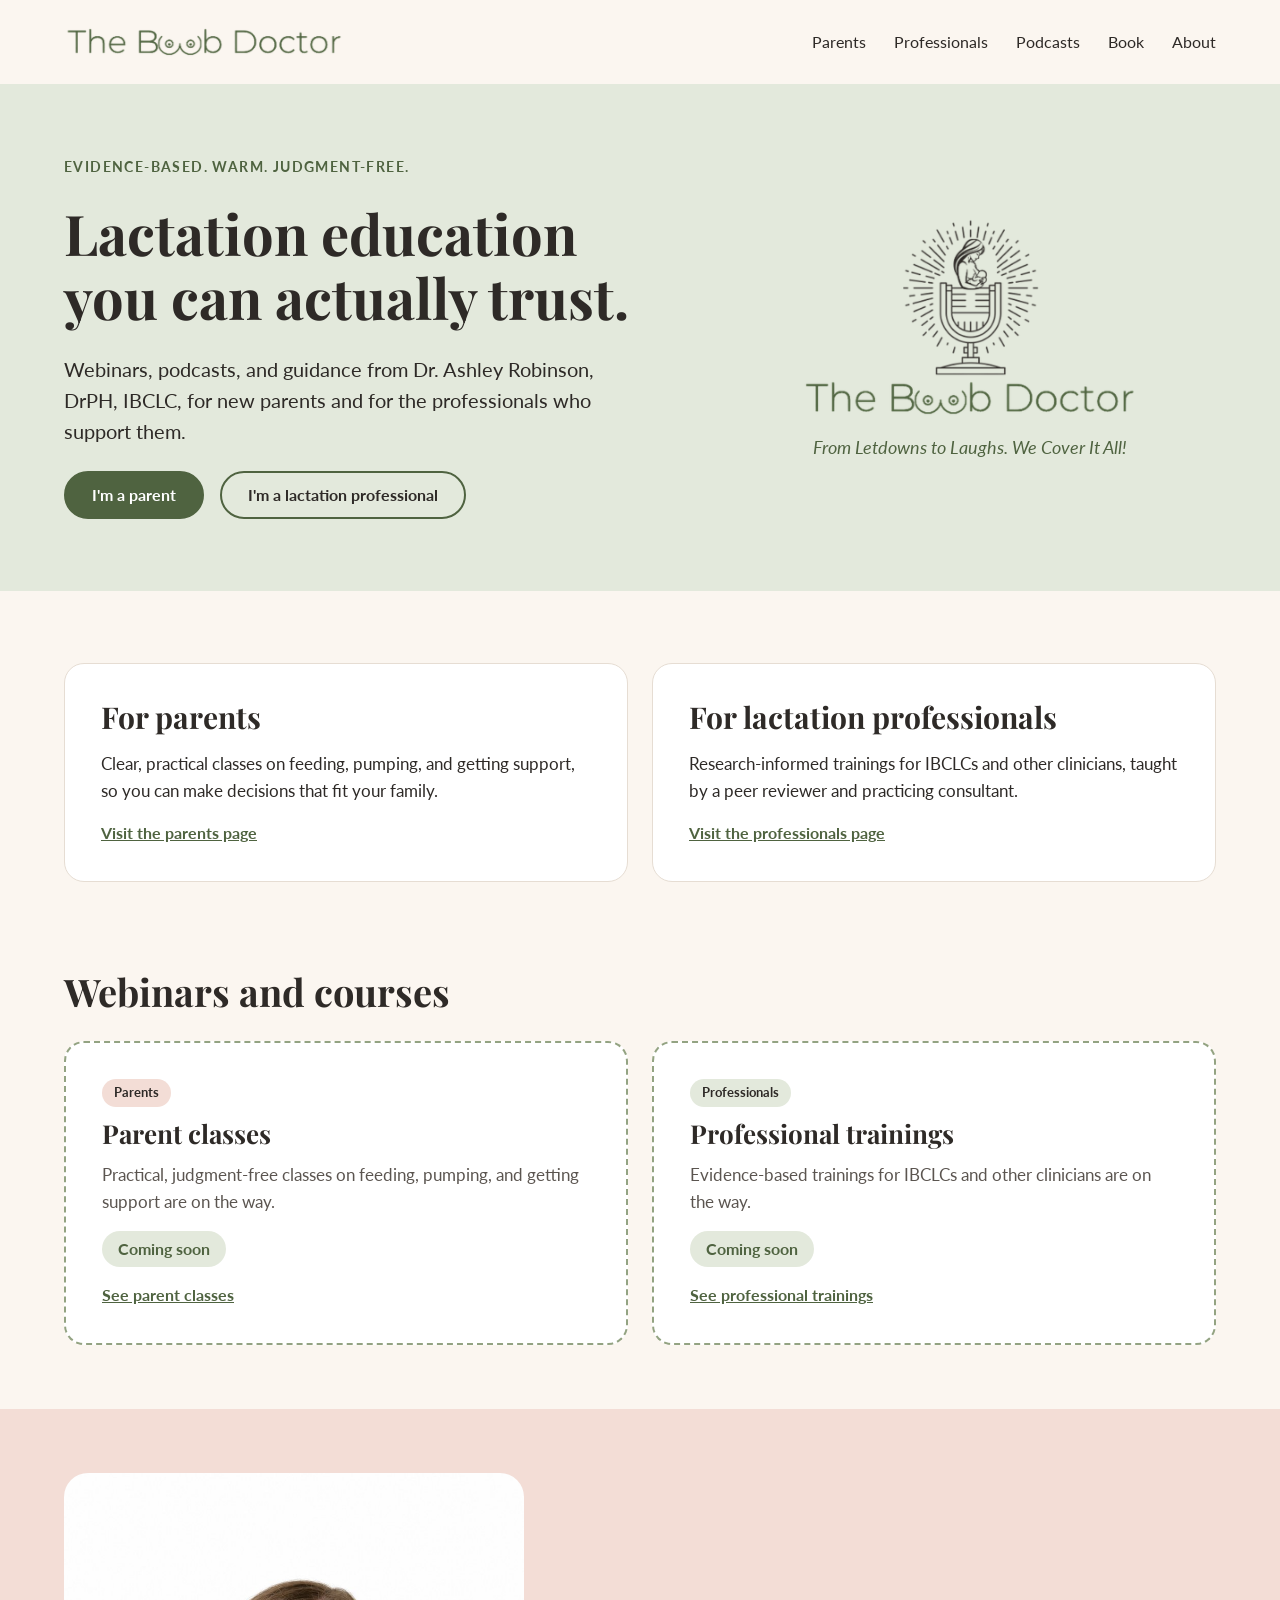
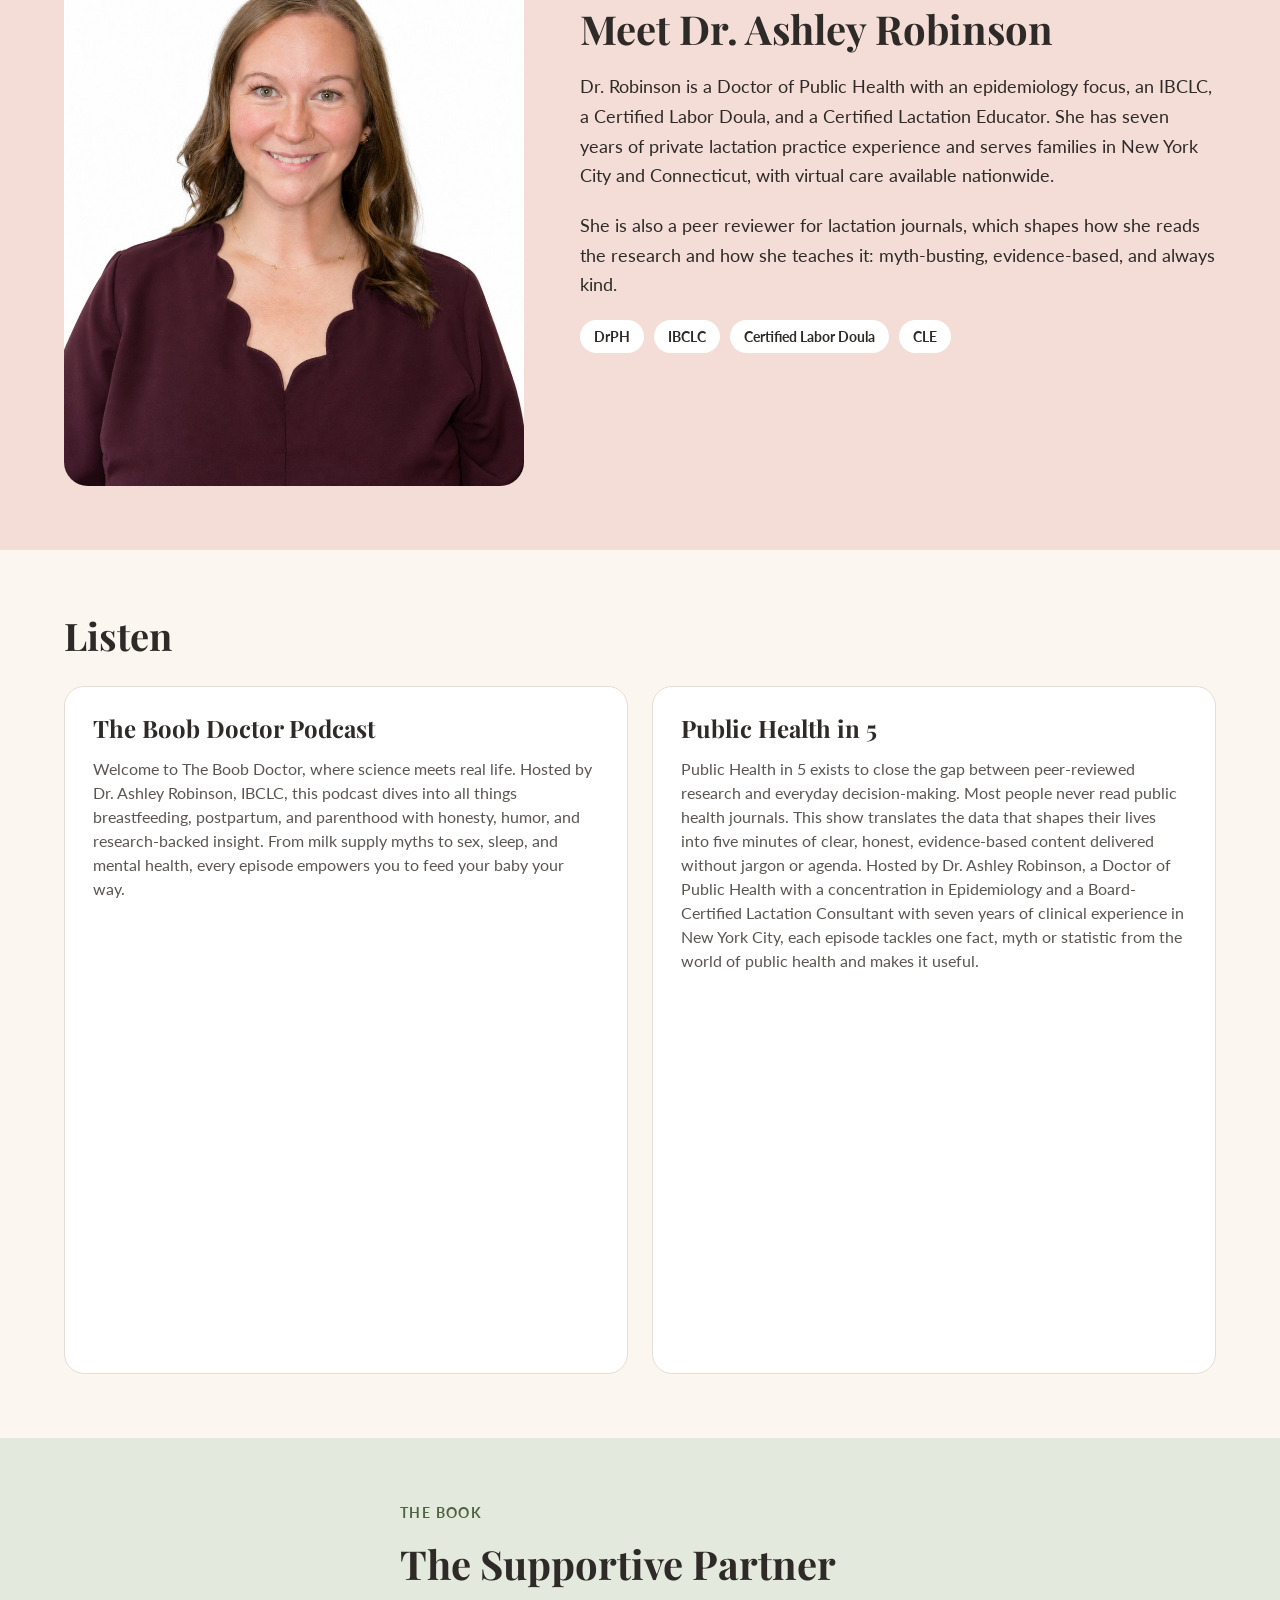
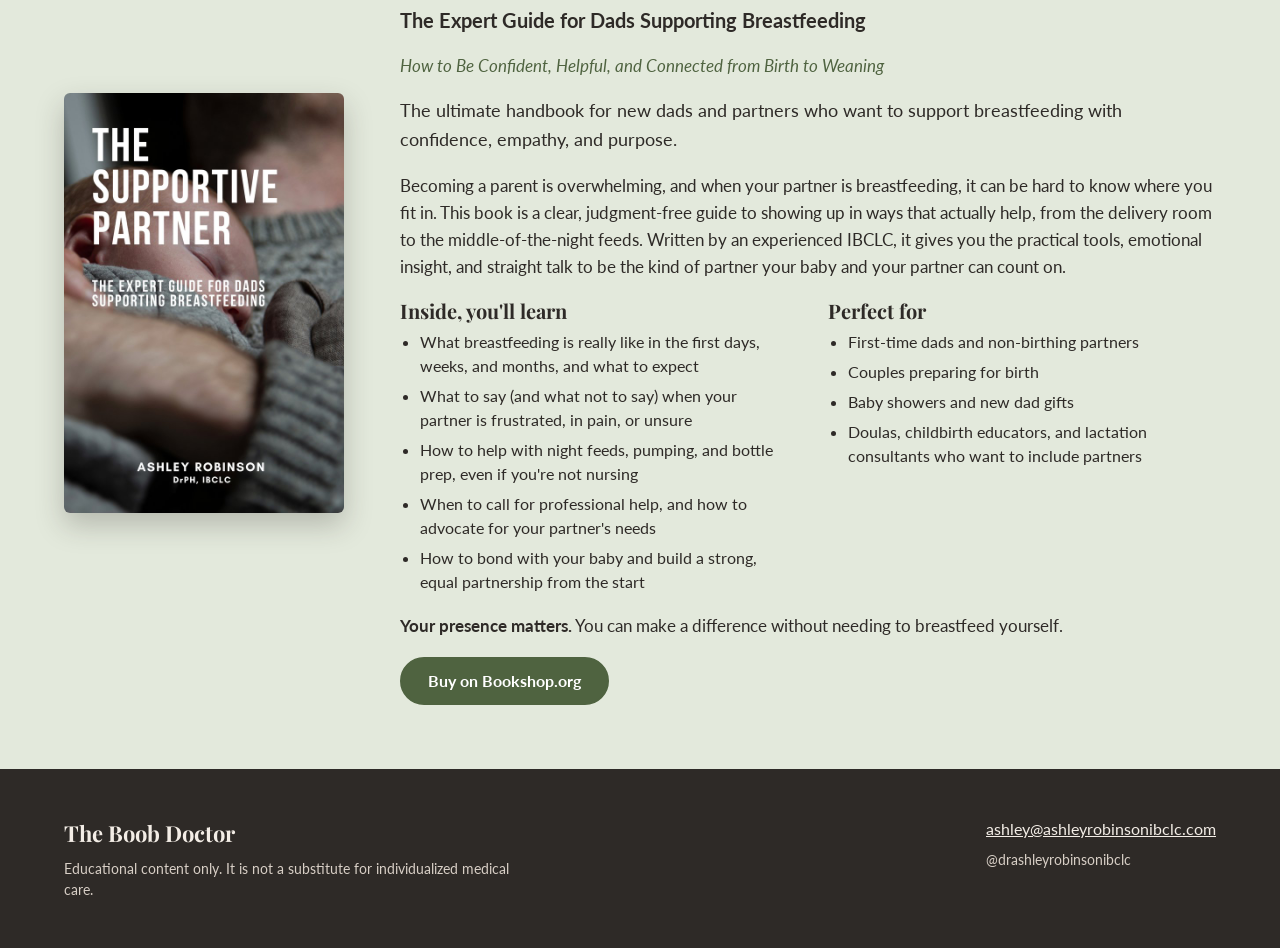
<file: index.html>
<!doctype html>
<html lang="en">
<head>
<meta charset="utf-8">
<meta name="viewport" content="width=device-width, initial-scale=1">
<title>The Boob Doctor | Lactation education for parents and professionals</title>
<meta name="description" content="Evidence-based lactation webinars, courses, podcasts, and support from Dr. Ashley Robinson, DrPH, IBCLC.">
<link rel="icon" type="image/png" href="images/favicon.png">
<link rel="apple-touch-icon" href="images/apple-touch-icon.png">
<link rel="preconnect" href="https://fonts.googleapis.com">
<link rel="preconnect" href="https://fonts.gstatic.com" crossorigin>
<link href="https://fonts.googleapis.com/css2?family=Lato:ital,wght@0,400;0,700;1,400&family=Playfair+Display:wght@500;600;700&display=swap" rel="stylesheet">
<link rel="stylesheet" href="styles.css">
</head>
<body>
<a class="skip" href="#main">Skip to content</a>
<header class="site wrap">
<a class="brand" href="index.html"><img src="images/wordmark.png" alt="The Boob Doctor" width="640" height="83"></a>
<nav aria-label="Main">
<a href="parents.html">Parents</a>
<a href="professionals.html">Professionals</a>
<a href="index.html#podcasts">Podcasts</a>
<a href="index.html#book">Book</a>
<a href="index.html#about">About</a>
</nav>
</header>
<main id="main">
<section class="hero wrap">
<div class="copy">
<p class="eyebrow">Evidence-based. Warm. Judgment-free.</p>
<h1>Lactation education you can actually trust.</h1>
<p class="lead">Webinars, podcasts, and guidance from Dr. Ashley Robinson, DrPH, IBCLC, for new parents and for the professionals who support them.</p>
<div class="cta"><a class="btn" href="parents.html">I'm a parent</a><a class="btn outline" href="professionals.html">I'm a lactation professional</a></div>
</div>
<div class="logo-block"><img src="images/logo.png" alt="The Boob Doctor logo" width="760" height="460"><span>From Letdowns to Laughs. We Cover It All!</span></div>
</section>
<section class="paths wrap">
<div class="card"><h2>For parents</h2><p>Clear, practical classes on feeding, pumping, and getting support, so you can make decisions that fit your family.</p><a href="parents.html"><strong>Visit the parents page</strong></a></div>
<div class="card"><h2>For lactation professionals</h2><p>Research-informed trainings for IBCLCs and other clinicians, taught by a peer reviewer and practicing consultant.</p><a href="professionals.html"><strong>Visit the professionals page</strong></a></div>
</section>
<section class="block wrap">
<div class="head"><h2>Webinars and courses</h2></div>
<div class="grid">
<div class="soon"><span class="tag">Parents</span><h3>Parent classes</h3><p>Practical, judgment-free classes on feeding, pumping, and getting support are on the way.</p><span class="badge">Coming soon</span><a href="parent-classes.html"><strong>See parent classes</strong></a></div>
<div class="soon"><span class="tag pro">Professionals</span><h3>Professional trainings</h3><p>Evidence-based trainings for IBCLCs and other clinicians are on the way.</p><span class="badge">Coming soon</span><a href="professional-trainings.html"><strong>See professional trainings</strong></a></div>
</div>
</section>
<section id="about" class="about block wrap">
<div class="photo"><img src="images/dr-robinson.jpg" alt="Dr. Ashley Robinson, DrPH, IBCLC" width="900" height="1200"></div>
<div class="text">
<h2>Meet Dr. Ashley Robinson</h2>
<p>Dr. Robinson is a Doctor of Public Health with an epidemiology focus, an IBCLC, a Certified Labor Doula, and a Certified Lactation Educator. She has seven years of private lactation practice experience and serves families in New York City and Connecticut, with virtual care available nationwide.</p>
<p>She is also a peer reviewer for lactation journals, which shapes how she reads the research and how she teaches it: myth-busting, evidence-based, and always kind.</p>
<div class="chips"><span>DrPH</span><span>IBCLC</span><span>Certified Labor Doula</span><span>CLE</span></div>
</div>
</section>
<section id="podcasts" class="block wrap">
<div class="head"><h2>Listen</h2></div>
<div class="grid">
<div class="show">
<h3>The Boob Doctor Podcast</h3>
<p>Welcome to The Boob Doctor, where science meets real life. Hosted by Dr. Ashley Robinson, IBCLC, this podcast dives into all things breastfeeding, postpartum, and parenthood with honesty, humor, and research-backed insight. From milk supply myths to sex, sleep, and mental health, every episode empowers you to feed your baby your way.</p>
<iframe title="The Boob Doctor Podcast on Spotify" src="https://open.spotify.com/embed/show/3tGtH1LTw31zLOk2Pc9hfS?utm_source=generator" width="100%" height="352" frameborder="0" allowfullscreen allow="autoplay; clipboard-write; encrypted-media; fullscreen; picture-in-picture" loading="lazy" style="border-radius:12px;border:0"></iframe>
</div>
<div class="show">
<h3>Public Health in 5</h3>
<p>Public Health in 5 exists to close the gap between peer-reviewed research and everyday decision-making. Most people never read public health journals. This show translates the data that shapes their lives into five minutes of clear, honest, evidence-based content delivered without jargon or agenda. Hosted by Dr. Ashley Robinson, a Doctor of Public Health with a concentration in Epidemiology and a Board-Certified Lactation Consultant with seven years of clinical experience in New York City, each episode tackles one fact, myth or statistic from the world of public health and makes it useful.</p>
<iframe title="Public Health in 5 on Spotify" src="https://open.spotify.com/embed/show/033rathoQYSMCHPNntaNPT?utm_source=generator" width="100%" height="352" frameborder="0" allowfullscreen allow="autoplay; clipboard-write; encrypted-media; fullscreen; picture-in-picture" loading="lazy" style="border-radius:12px;border:0"></iframe>
</div>
</div>
</section>
<section id="book" class="book block wrap">
<div class="bookcover"><img src="images/supportive-partner-cover.jpg" alt="Cover of The Supportive Partner by Ashley Robinson, DrPH, IBCLC" width="640" height="960"></div>
<div class="text">
<p class="eyebrow">The book</p>
<h2>The Supportive Partner</h2>
<p style="font-size:20px"><strong>The Expert Guide for Dads Supporting Breastfeeding</strong></p>
<p style="font-size:17px;font-style:italic;color:var(--sage-dark)">How to Be Confident, Helpful, and Connected from Birth to Weaning</p>
<p style="font-size:18px;line-height:1.6">The ultimate handbook for new dads and partners who want to support breastfeeding with confidence, empathy, and purpose.</p>
<p style="font-size:17px;line-height:1.6">Becoming a parent is overwhelming, and when your partner is breastfeeding, it can be hard to know where you fit in. This book is a clear, judgment-free guide to showing up in ways that actually help, from the delivery room to the middle-of-the-night feeds. Written by an experienced IBCLC, it gives you the practical tools, emotional insight, and straight talk to be the kind of partner your baby and your partner can count on.</p>
<div class="lists">
<div><h3>Inside, you'll learn</h3><ul>
<li>What breastfeeding is really like in the first days, weeks, and months, and what to expect</li>
<li>What to say (and what not to say) when your partner is frustrated, in pain, or unsure</li>
<li>How to help with night feeds, pumping, and bottle prep, even if you're not nursing</li>
<li>When to call for professional help, and how to advocate for your partner's needs</li>
<li>How to bond with your baby and build a strong, equal partnership from the start</li>
</ul></div>
<div><h3>Perfect for</h3><ul>
<li>First-time dads and non-birthing partners</li>
<li>Couples preparing for birth</li>
<li>Baby showers and new dad gifts</li>
<li>Doulas, childbirth educators, and lactation consultants who want to include partners</li>
</ul></div>
</div>
<p style="font-size:17px;line-height:1.6"><strong>Your presence matters.</strong> You can make a difference without needing to breastfeed yourself.</p>
<div class="buyrow"><a class="btn" href="https://bookshop.org/p/books/the-supportive-partner-ashley-robinson/e291daecac0151f9?ean=9798295628597&amp;listref=fathers-partners-and-lgbtqi-families&amp;aid=112212" target="_blank" rel="noopener">Buy on Bookshop.org</a></div>
</div>
</section>
</main>
<footer class="site wrap">
<div><span class="footname">The Boob Doctor</span><p>Educational content only. It is not a substitute for individualized medical care.</p></div>
<div><a href="mailto:ashley@ashleyrobinsonibclc.com">ashley@ashleyrobinsonibclc.com</a><p>@drashleyrobinsonibclc</p></div>
</footer>
</body>
</html>
</file>
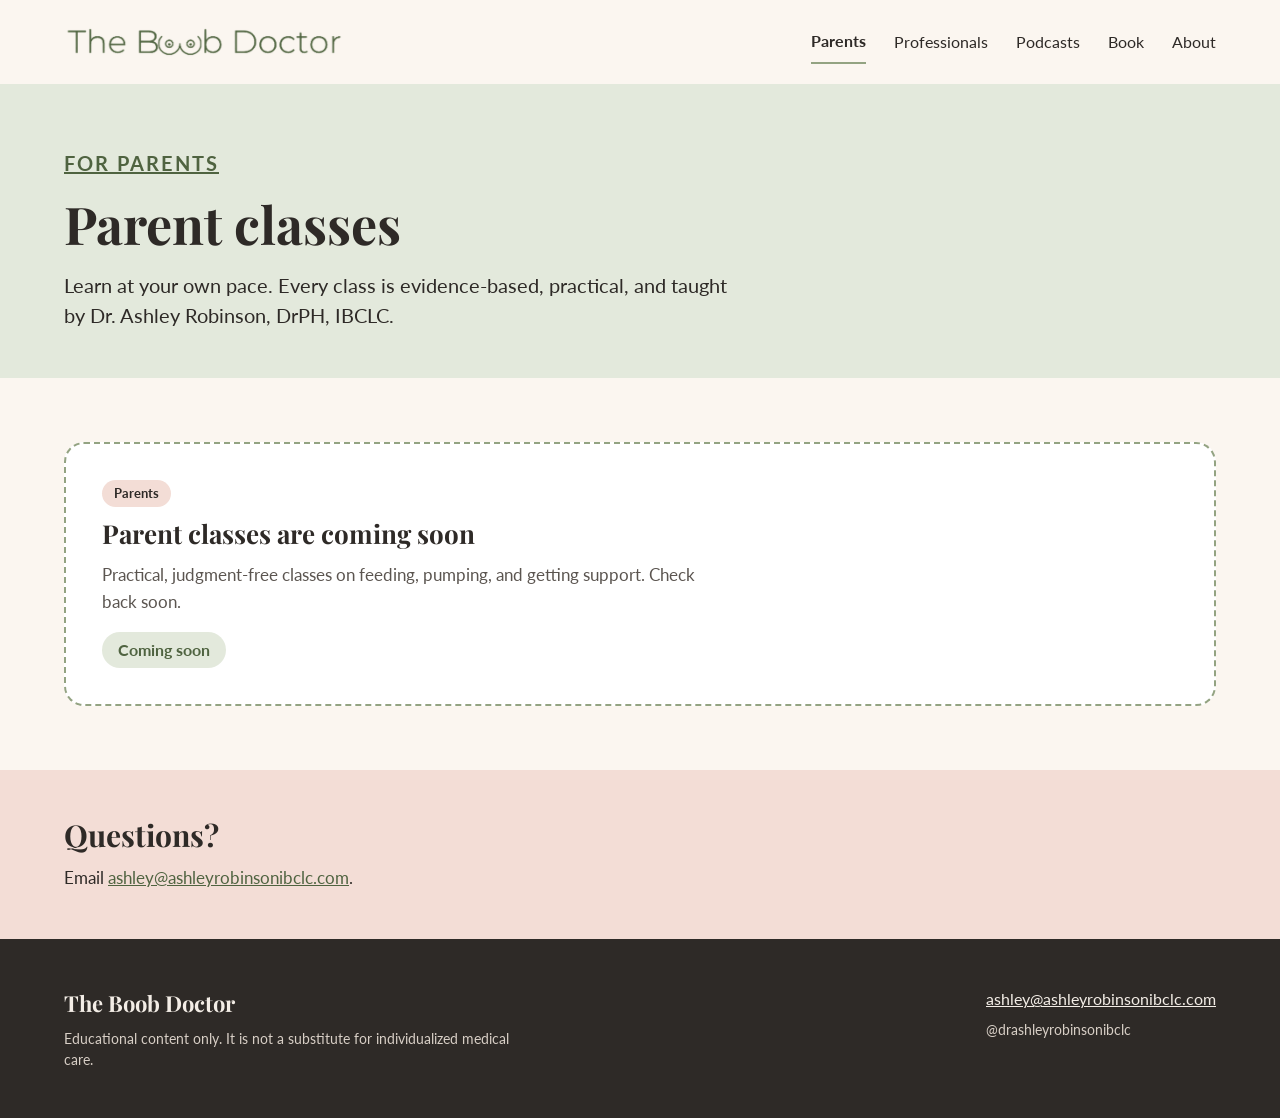
<file: parent-classes.html>
<!doctype html>
<html lang="en">
<head>
<meta charset="utf-8">
<meta name="viewport" content="width=device-width, initial-scale=1">
<title>Parent Classes | The Boob Doctor</title>
<meta name="description" content="Evidence-based classes for parents from Dr. Ashley Robinson, DrPH, IBCLC. Coming soon.">
<link rel="icon" type="image/png" href="images/favicon.png">
<link rel="apple-touch-icon" href="images/apple-touch-icon.png">
<link rel="preconnect" href="https://fonts.googleapis.com">
<link rel="preconnect" href="https://fonts.gstatic.com" crossorigin>
<link href="https://fonts.googleapis.com/css2?family=Lato:ital,wght@0,400;0,700;1,400&family=Playfair+Display:wght@500;600;700&display=swap" rel="stylesheet">
<link rel="stylesheet" href="styles.css">
</head>
<body>
<a class="skip" href="#main">Skip to content</a>
<header class="site wrap">
<a class="brand" href="index.html"><img src="images/wordmark.png" alt="The Boob Doctor" width="640" height="83"></a>
<nav aria-label="Main">
<a href="parents.html" aria-current="page">Parents</a>
<a href="professionals.html">Professionals</a>
<a href="index.html#podcasts">Podcasts</a>
<a href="index.html#book">Book</a>
<a href="index.html#about">About</a>
</nav>
</header>
<main id="main">
<section class="page-head wrap">
<p class="eyebrow"><a href="parents.html">For parents</a></p>
<h1>Parent classes</h1>
<p>Learn at your own pace. Every class is evidence-based, practical, and taught by Dr. Ashley Robinson, DrPH, IBCLC.</p>
</section>
<section class="block wrap">
<div class="grid"><div class="soon wide"><span class="tag">Parents</span><h3>Parent classes are coming soon</h3><p>Practical, judgment-free classes on feeding, pumping, and getting support. Check back soon.</p><span class="badge">Coming soon</span></div></div>
</section>
<section class="info-strip wrap"><div><h2>Questions?</h2><p>Email <a href="mailto:ashley@ashleyrobinsonibclc.com">ashley@ashleyrobinsonibclc.com</a>.</p></div></section>
</main>
<footer class="site wrap">
<div><span class="footname">The Boob Doctor</span><p>Educational content only. It is not a substitute for individualized medical care.</p></div>
<div><a href="mailto:ashley@ashleyrobinsonibclc.com">ashley@ashleyrobinsonibclc.com</a><p>@drashleyrobinsonibclc</p></div>
</footer>
</body>
</html>
</file>
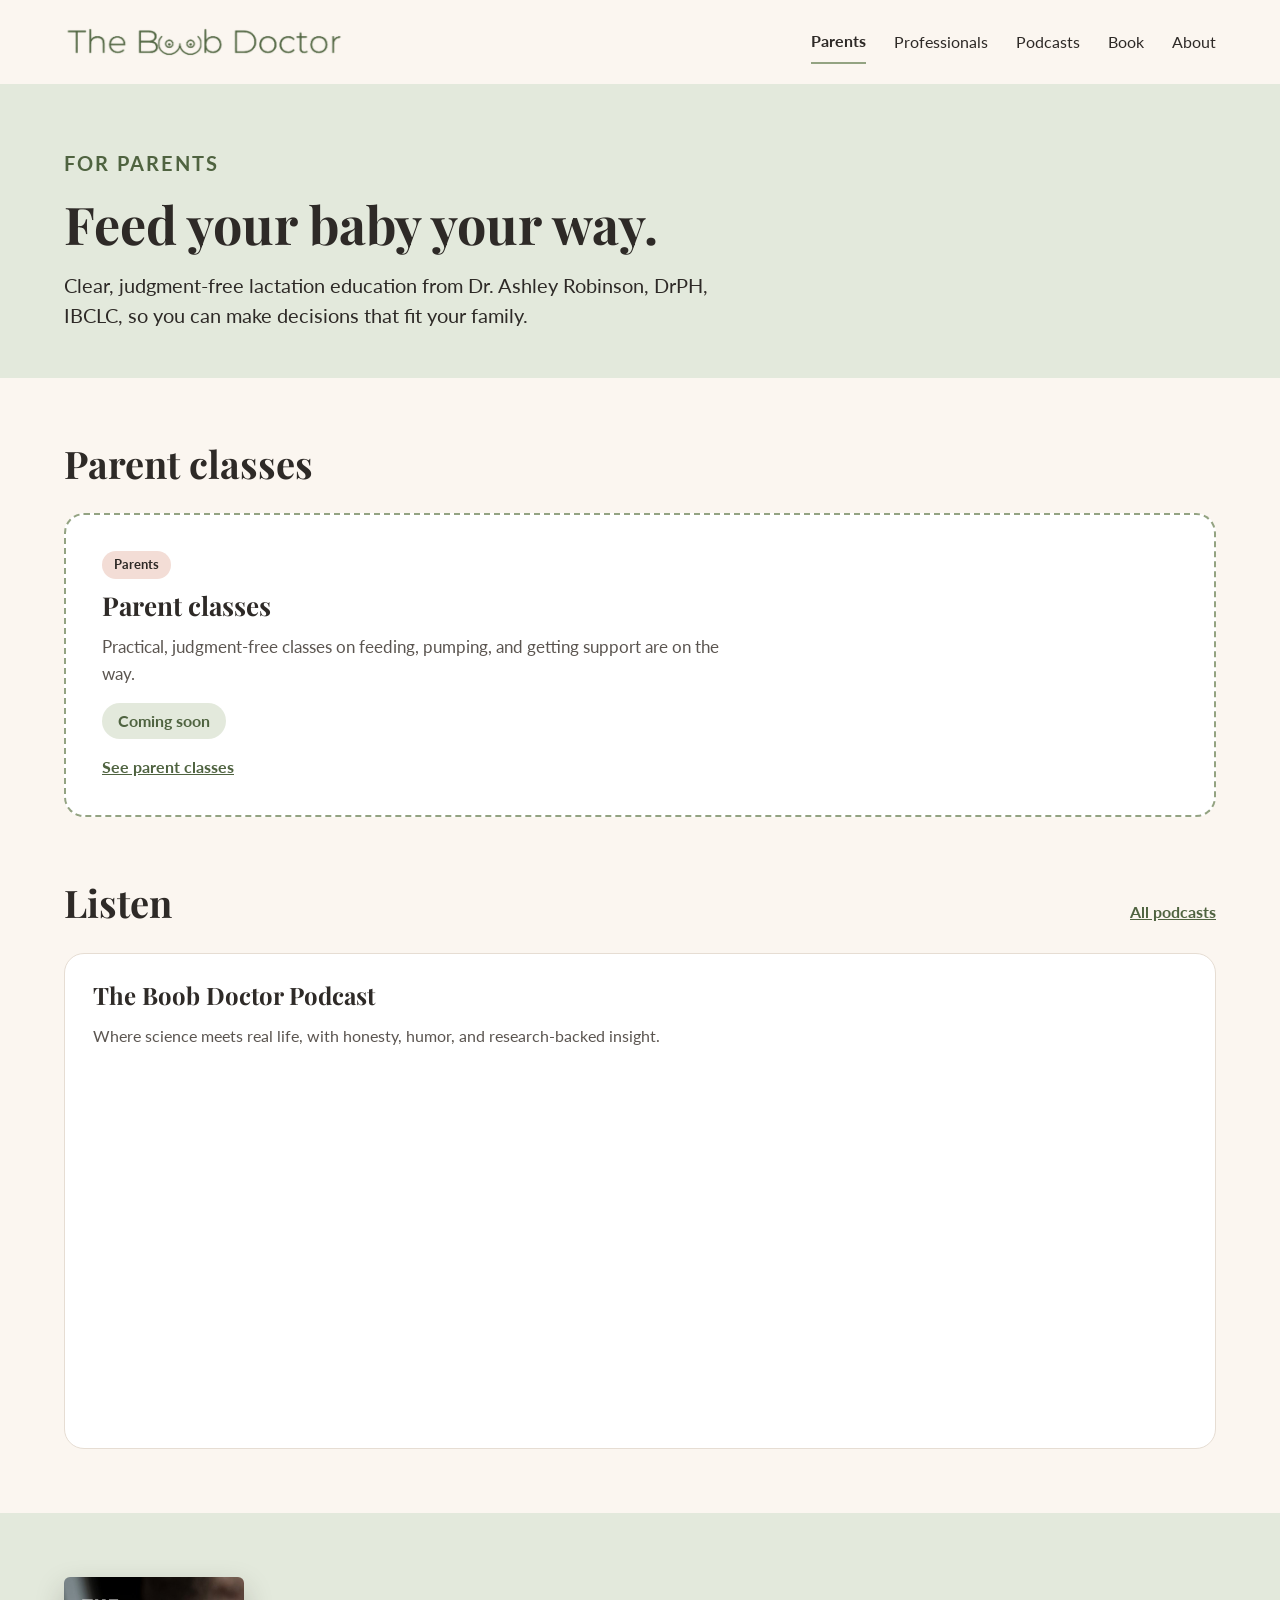
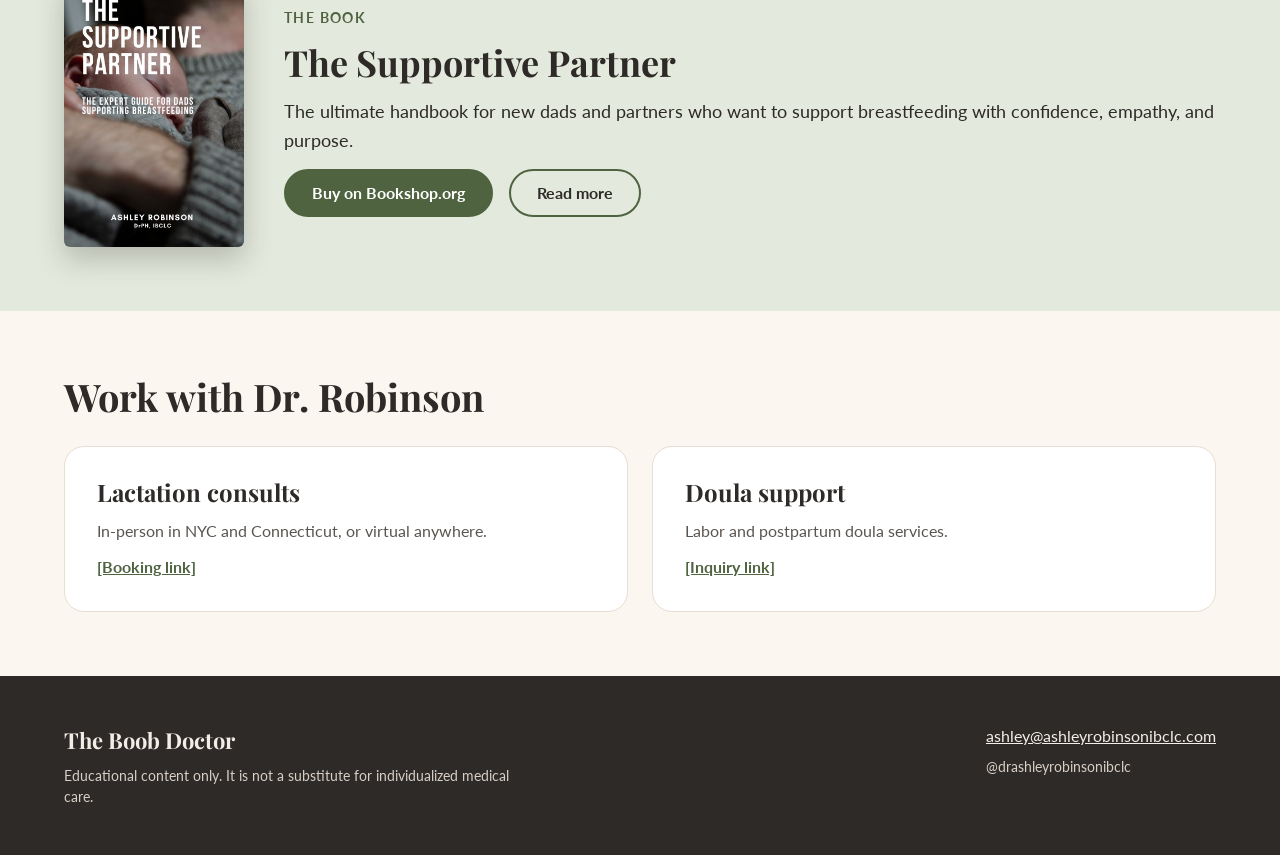
<file: parents.html>
<!doctype html>
<html lang="en">
<head>
<meta charset="utf-8">
<meta name="viewport" content="width=device-width, initial-scale=1">
<title>For Parents | The Boob Doctor</title>
<meta name="description" content="Judgment-free, evidence-based lactation education for parents from Dr. Ashley Robinson, DrPH, IBCLC.">
<link rel="icon" type="image/png" href="images/favicon.png">
<link rel="apple-touch-icon" href="images/apple-touch-icon.png">
<link rel="preconnect" href="https://fonts.googleapis.com">
<link rel="preconnect" href="https://fonts.gstatic.com" crossorigin>
<link href="https://fonts.googleapis.com/css2?family=Lato:ital,wght@0,400;0,700;1,400&family=Playfair+Display:wght@500;600;700&display=swap" rel="stylesheet">
<link rel="stylesheet" href="styles.css">
</head>
<body>
<a class="skip" href="#main">Skip to content</a>
<header class="site wrap">
<a class="brand" href="index.html"><img src="images/wordmark.png" alt="The Boob Doctor" width="640" height="83"></a>
<nav aria-label="Main">
<a href="parents.html" aria-current="page">Parents</a>
<a href="professionals.html">Professionals</a>
<a href="index.html#podcasts">Podcasts</a>
<a href="index.html#book">Book</a>
<a href="index.html#about">About</a>
</nav>
</header>
<main id="main">
<section class="page-head wrap">
<p class="eyebrow">For parents</p>
<h1>Feed your baby your way.</h1>
<p>Clear, judgment-free lactation education from Dr. Ashley Robinson, DrPH, IBCLC, so you can make decisions that fit your family.</p>
</section>
<section class="block wrap">
<div class="head"><h2>Parent classes</h2></div>
<div class="grid"><div class="soon wide"><span class="tag">Parents</span><h3>Parent classes</h3><p>Practical, judgment-free classes on feeding, pumping, and getting support are on the way.</p><span class="badge">Coming soon</span><a href="parent-classes.html"><strong>See parent classes</strong></a></div></div>
</section>
<section class="block wrap" style="padding-top:0">
<div class="head"><h2>Listen</h2><a href="index.html#podcasts"><strong>All podcasts</strong></a></div>
<div class="grid">
<div class="show"><h3>The Boob Doctor Podcast</h3><p>Where science meets real life, with honesty, humor, and research-backed insight.</p><iframe title="The Boob Doctor Podcast on Spotify" src="https://open.spotify.com/embed/show/3tGtH1LTw31zLOk2Pc9hfS?utm_source=generator" width="100%" height="352" frameborder="0" allowfullscreen allow="autoplay; clipboard-write; encrypted-media; fullscreen; picture-in-picture" loading="lazy" style="border-radius:12px;border:0"></iframe></div>
</div>
</section>
<section class="promo block wrap">
<img src="images/supportive-partner-cover.jpg" alt="Cover of The Supportive Partner by Ashley Robinson, DrPH, IBCLC" width="640" height="960">
<div class="text">
<p class="eyebrow">The book</p>
<h2>The Supportive Partner</h2>
<p style="font-size:18px;line-height:1.6">The ultimate handbook for new dads and partners who want to support breastfeeding with confidence, empathy, and purpose.</p>
<div class="cta"><a class="btn" href="https://bookshop.org/p/books/the-supportive-partner-ashley-robinson/e291daecac0151f9?ean=9798295628597&amp;listref=fathers-partners-and-lgbtqi-families&amp;aid=112212" target="_blank" rel="noopener">Buy on Bookshop.org</a><a class="btn outline" href="index.html#book">Read more</a></div>
</div>
</section>
<section class="block wrap">
<div class="head"><h2>Work with Dr. Robinson</h2></div>
<div class="grid">
<div class="svc"><h3>Lactation consults</h3><p>In-person in NYC and Connecticut, or virtual anywhere.</p><a href="#"><strong>[Booking link]</strong></a></div>
<div class="svc"><h3>Doula support</h3><p>Labor and postpartum doula services.</p><a href="#"><strong>[Inquiry link]</strong></a></div>
</div>
</section>
</main>
<footer class="site wrap">
<div><span class="footname">The Boob Doctor</span><p>Educational content only. It is not a substitute for individualized medical care.</p></div>
<div><a href="mailto:ashley@ashleyrobinsonibclc.com">ashley@ashleyrobinsonibclc.com</a><p>@drashleyrobinsonibclc</p></div>
</footer>
</body>
</html>
</file>
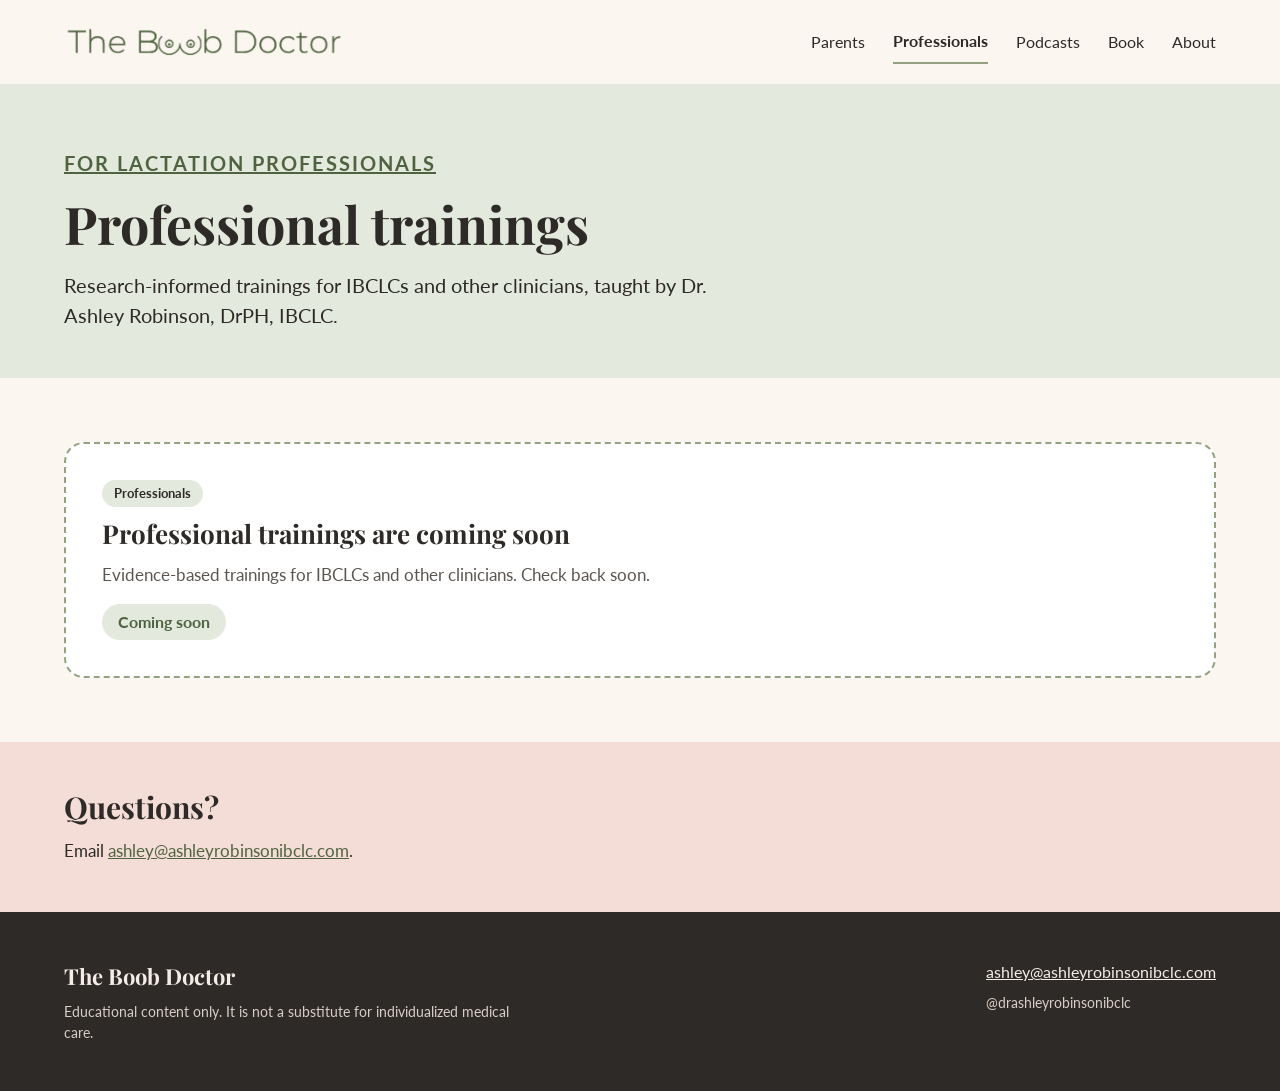
<file: professional-trainings.html>
<!doctype html>
<html lang="en">
<head>
<meta charset="utf-8">
<meta name="viewport" content="width=device-width, initial-scale=1">
<title>Professional Trainings | The Boob Doctor</title>
<meta name="description" content="Evidence-based trainings for IBCLCs and other clinicians from Dr. Ashley Robinson, DrPH, IBCLC. Coming soon.">
<link rel="icon" type="image/png" href="images/favicon.png">
<link rel="apple-touch-icon" href="images/apple-touch-icon.png">
<link rel="preconnect" href="https://fonts.googleapis.com">
<link rel="preconnect" href="https://fonts.gstatic.com" crossorigin>
<link href="https://fonts.googleapis.com/css2?family=Lato:ital,wght@0,400;0,700;1,400&family=Playfair+Display:wght@500;600;700&display=swap" rel="stylesheet">
<link rel="stylesheet" href="styles.css">
</head>
<body>
<a class="skip" href="#main">Skip to content</a>
<header class="site wrap">
<a class="brand" href="index.html"><img src="images/wordmark.png" alt="The Boob Doctor" width="640" height="83"></a>
<nav aria-label="Main">
<a href="parents.html">Parents</a>
<a href="professionals.html" aria-current="page">Professionals</a>
<a href="index.html#podcasts">Podcasts</a>
<a href="index.html#book">Book</a>
<a href="index.html#about">About</a>
</nav>
</header>
<main id="main">
<section class="page-head wrap">
<p class="eyebrow"><a href="professionals.html">For lactation professionals</a></p>
<h1>Professional trainings</h1>
<p>Research-informed trainings for IBCLCs and other clinicians, taught by Dr. Ashley Robinson, DrPH, IBCLC.</p>
</section>
<section class="block wrap">
<div class="grid"><div class="soon wide"><span class="tag pro">Professionals</span><h3>Professional trainings are coming soon</h3><p>Evidence-based trainings for IBCLCs and other clinicians. Check back soon.</p><span class="badge">Coming soon</span></div></div>
</section>
<section class="info-strip wrap"><div><h2>Questions?</h2><p>Email <a href="mailto:ashley@ashleyrobinsonibclc.com">ashley@ashleyrobinsonibclc.com</a>.</p></div></section>
</main>
<footer class="site wrap">
<div><span class="footname">The Boob Doctor</span><p>Educational content only. It is not a substitute for individualized medical care.</p></div>
<div><a href="mailto:ashley@ashleyrobinsonibclc.com">ashley@ashleyrobinsonibclc.com</a><p>@drashleyrobinsonibclc</p></div>
</footer>
</body>
</html>
</file>
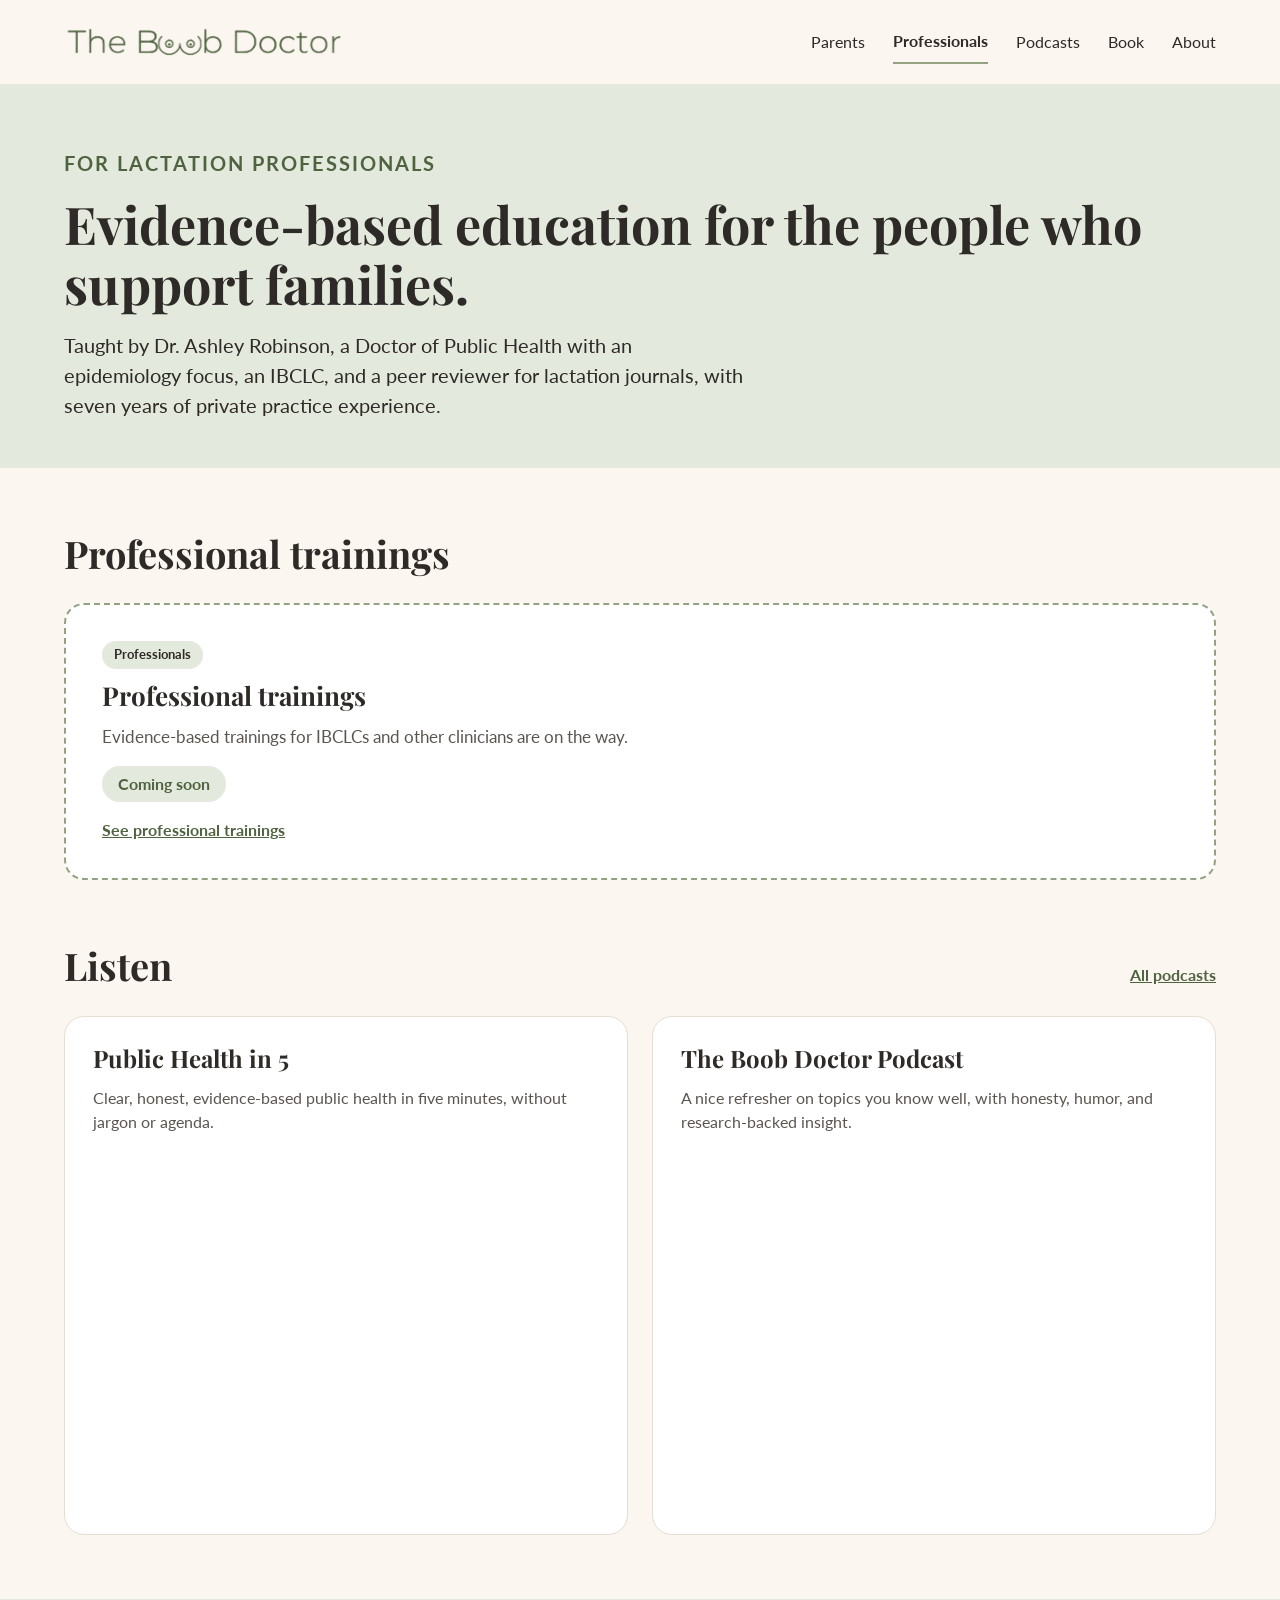
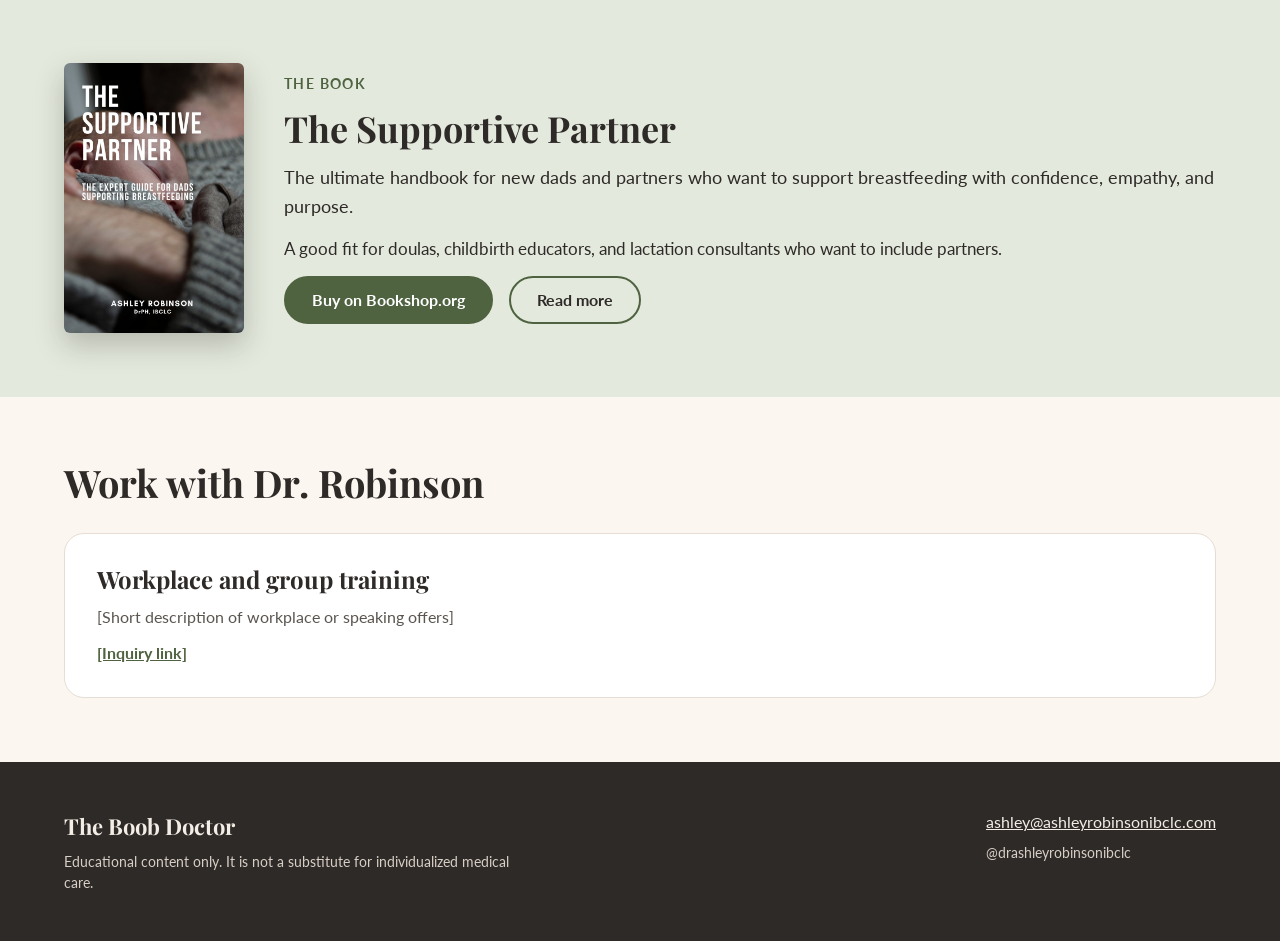
<file: professionals.html>
<!doctype html>
<html lang="en">
<head>
<meta charset="utf-8">
<meta name="viewport" content="width=device-width, initial-scale=1">
<title>For Lactation Professionals | The Boob Doctor</title>
<meta name="description" content="Evidence-based education for IBCLCs and other clinicians from Dr. Ashley Robinson, DrPH, IBCLC.">
<link rel="icon" type="image/png" href="images/favicon.png">
<link rel="apple-touch-icon" href="images/apple-touch-icon.png">
<link rel="preconnect" href="https://fonts.googleapis.com">
<link rel="preconnect" href="https://fonts.gstatic.com" crossorigin>
<link href="https://fonts.googleapis.com/css2?family=Lato:ital,wght@0,400;0,700;1,400&family=Playfair+Display:wght@500;600;700&display=swap" rel="stylesheet">
<link rel="stylesheet" href="styles.css">
</head>
<body>
<a class="skip" href="#main">Skip to content</a>
<header class="site wrap">
<a class="brand" href="index.html"><img src="images/wordmark.png" alt="The Boob Doctor" width="640" height="83"></a>
<nav aria-label="Main">
<a href="parents.html">Parents</a>
<a href="professionals.html" aria-current="page">Professionals</a>
<a href="index.html#podcasts">Podcasts</a>
<a href="index.html#book">Book</a>
<a href="index.html#about">About</a>
</nav>
</header>
<main id="main">
<section class="page-head wrap">
<p class="eyebrow">For lactation professionals</p>
<h1>Evidence-based education for the people who support families.</h1>
<p>Taught by Dr. Ashley Robinson, a Doctor of Public Health with an epidemiology focus, an IBCLC, and a peer reviewer for lactation journals, with seven years of private practice experience.</p>
</section>
<section class="block wrap">
<div class="head"><h2>Professional trainings</h2></div>
<div class="grid"><div class="soon wide"><span class="tag pro">Professionals</span><h3>Professional trainings</h3><p>Evidence-based trainings for IBCLCs and other clinicians are on the way.</p><span class="badge">Coming soon</span><a href="professional-trainings.html"><strong>See professional trainings</strong></a></div></div>
</section>
<section class="block wrap" style="padding-top:0">
<div class="head"><h2>Listen</h2><a href="index.html#podcasts"><strong>All podcasts</strong></a></div>
<div class="grid">
<div class="show"><h3>Public Health in 5</h3><p>Clear, honest, evidence-based public health in five minutes, without jargon or agenda.</p><iframe title="Public Health in 5 on Spotify" src="https://open.spotify.com/embed/show/033rathoQYSMCHPNntaNPT?utm_source=generator" width="100%" height="352" frameborder="0" allowfullscreen allow="autoplay; clipboard-write; encrypted-media; fullscreen; picture-in-picture" loading="lazy" style="border-radius:12px;border:0"></iframe></div>
<div class="show"><h3>The Boob Doctor Podcast</h3><p>A nice refresher on topics you know well, with honesty, humor, and research-backed insight.</p><iframe title="The Boob Doctor Podcast on Spotify" src="https://open.spotify.com/embed/show/3tGtH1LTw31zLOk2Pc9hfS?utm_source=generator" width="100%" height="352" frameborder="0" allowfullscreen allow="autoplay; clipboard-write; encrypted-media; fullscreen; picture-in-picture" loading="lazy" style="border-radius:12px;border:0"></iframe></div>
</div>
</section>
<section class="promo block wrap">
<img src="images/supportive-partner-cover.jpg" alt="Cover of The Supportive Partner by Ashley Robinson, DrPH, IBCLC" width="640" height="960">
<div class="text">
<p class="eyebrow">The book</p>
<h2>The Supportive Partner</h2>
<p style="font-size:18px;line-height:1.6">The ultimate handbook for new dads and partners who want to support breastfeeding with confidence, empathy, and purpose.</p>
<p style="font-size:17px;line-height:1.6">A good fit for doulas, childbirth educators, and lactation consultants who want to include partners.</p>
<div class="cta"><a class="btn" href="https://bookshop.org/p/books/the-supportive-partner-ashley-robinson/e291daecac0151f9?ean=9798295628597&amp;listref=fathers-partners-and-lgbtqi-families&amp;aid=112212" target="_blank" rel="noopener">Buy on Bookshop.org</a><a class="btn outline" href="index.html#book">Read more</a></div>
</div>
</section>
<section class="block wrap">
<div class="head"><h2>Work with Dr. Robinson</h2></div>
<div class="grid">
<div class="svc"><h3>Workplace and group training</h3><p>[Short description of workplace or speaking offers]</p><a href="#"><strong>[Inquiry link]</strong></a></div>
</div>
</section>
</main>
<footer class="site wrap">
<div><span class="footname">The Boob Doctor</span><p>Educational content only. It is not a substitute for individualized medical care.</p></div>
<div><a href="mailto:ashley@ashleyrobinsonibclc.com">ashley@ashleyrobinsonibclc.com</a><p>@drashleyrobinsonibclc</p></div>
</footer>
</body>
</html>
</file>
<file: styles.css>
:root{--cream:#FBF6F0;--tint:#E3E9DC;--blush:#F3DDD6;--sage:#93A382;--sage-dark:#4F6340;--ink:#2E2A27;--muted:#5B5550;--line:#E6DDD3}
*{box-sizing:border-box}
body{margin:0;font-family:'Lato',system-ui,sans-serif;color:var(--ink);background:var(--cream);line-height:1.5}
h1,h2,h3{font-family:'Playfair Display',Georgia,serif;margin:0;line-height:1.15}
p{margin:0}
a{color:var(--sage-dark)}a:hover{color:var(--ink)}
img{max-width:100%}
:focus-visible{outline:3px solid var(--sage-dark);outline-offset:3px}
.wrap{padding-left:max(24px,calc((100% - 1152px)/2));padding-right:max(24px,calc((100% - 1152px)/2))}
.skip{position:absolute;left:-999px}.skip:focus{left:16px;top:16px;background:#fff;padding:8px 12px;z-index:10}
header.site{display:flex;flex-wrap:wrap;align-items:center;justify-content:space-between;gap:16px;padding-top:20px;padding-bottom:20px}
header.site .brand img{display:block;width:280px;height:auto}
nav{display:flex;flex-wrap:wrap;align-items:center;gap:12px 28px}
nav a{color:var(--ink);text-decoration:none;min-height:44px;display:inline-flex;align-items:center}
nav a[aria-current="page"]{font-weight:700;border-bottom:2px solid var(--sage)}
.btn{display:inline-flex;align-items:center;justify-content:center;min-height:48px;padding:0 26px;border-radius:999px;background:var(--sage-dark);color:#fff!important;text-decoration:none;font-weight:700;border:2px solid var(--sage-dark)}
.btn:hover{background:var(--ink);border-color:var(--ink)}
.btn.outline{background:transparent;color:var(--ink)!important;border-color:var(--sage-dark)}
.btn.outline:hover{background:#fff}
.btn.sm{min-height:44px;padding:0 20px}
.eyebrow{font-size:14px;font-weight:700;letter-spacing:.1em;text-transform:uppercase;color:var(--sage-dark)}
.hero{background:var(--tint);display:flex;flex-wrap:wrap;align-items:center;gap:48px;padding-top:72px;padding-bottom:72px}
.hero .copy{flex:1 1 460px;display:flex;flex-direction:column;gap:24px}
.hero h1{font-size:clamp(38px,5vw,56px)}
.hero .lead{font-size:20px;line-height:1.55;max-width:560px}
.hero .cta{display:flex;flex-wrap:wrap;gap:16px}
.hero .logo-block{flex:1 1 340px;display:flex;flex-direction:column;align-items:center;gap:14px;text-align:center}
.hero .logo-block img{width:100%;max-width:340px;height:auto}
.hero .logo-block span{font-size:18px;font-style:italic;color:var(--sage-dark)}
.paths{display:flex;flex-wrap:wrap;gap:24px;padding-top:72px;padding-bottom:24px}
.card{flex:1 1 340px;display:flex;flex-direction:column;gap:16px;padding:36px;border-radius:20px;background:#fff;border:1px solid var(--line)}
.card h2{font-size:30px}.card p{font-size:17px;line-height:1.6}
section.block{padding-top:64px;padding-bottom:64px}
.head{display:flex;flex-wrap:wrap;align-items:baseline;justify-content:space-between;gap:12px;margin-bottom:28px}
.head h2{font-size:clamp(28px,4vw,38px)}
.grid{display:flex;flex-wrap:wrap;gap:24px}
.product{flex:1 1 300px;max-width:100%;display:flex;flex-direction:column;border-radius:20px;overflow:hidden;background:#fff;border:1px solid var(--line)}
.thumb{height:170px;background:#DDE5D6;display:flex;align-items:center;justify-content:center;color:var(--sage-dark)}
.product .body{display:flex;flex-direction:column;gap:12px;padding:24px;flex:1}
.tag{align-self:flex-start;font-size:13px;font-weight:700;padding:4px 12px;border-radius:999px;background:var(--blush)}
.tag.pro{background:var(--tint)}
.product h3{font-size:22px}.product .desc{font-size:16px;color:var(--muted)}.product .meta{font-size:14px;color:var(--muted)}
.product .buy{margin-top:auto;display:flex;align-items:center;justify-content:space-between;gap:12px}
.price{font-weight:700;font-size:18px}
.about{background:var(--blush);display:flex;flex-wrap:wrap;align-items:center;gap:56px}
.about .photo{flex:1 1 320px;max-width:460px;border-radius:24px;overflow:hidden;background:var(--cream)}
.about .photo img{display:block;width:100%;height:auto}
.about .text{flex:1 1 480px;display:flex;flex-direction:column;gap:20px}
.about h2{font-size:clamp(30px,4vw,40px)}.about p{font-size:18px;line-height:1.65}
.chips{display:flex;flex-wrap:wrap;gap:10px}
.chips span{font-size:14px;font-weight:700;padding:6px 14px;border-radius:999px;background:#fff}
.show{flex:1 1 440px;display:flex;flex-direction:column;gap:14px;padding:28px;border-radius:20px;background:#fff;border:1px solid var(--line);min-width:0}
.show h3{font-size:24px}.show p{color:var(--muted)}
.show iframe{display:block;width:100%;margin-top:6px}
.book{background:var(--tint);display:flex;flex-wrap:wrap;align-items:center;gap:56px}
.book .bookcover{flex:0 1 280px;min-width:200px}
.book .bookcover img{display:block;width:100%;height:auto;border-radius:6px;box-shadow:0 12px 28px rgba(46,42,39,.25)}
.book .text{flex:1 1 440px;display:flex;flex-direction:column;gap:18px}
.book h2{font-size:clamp(30px,4vw,40px)}
.buyrow{display:flex;flex-wrap:wrap;align-items:center;gap:20px}.buyrow .price{font-size:22px}
.svc{flex:1 1 300px;display:flex;flex-direction:column;gap:12px;padding:32px;border-radius:20px;background:#fff;border:1px solid var(--line)}
.svc h3{font-size:24px}.svc p{color:var(--muted)}
.page-head{background:var(--tint);padding-top:64px;padding-bottom:48px;display:flex;flex-direction:column;gap:16px}
.page-head h1{font-size:clamp(36px,5vw,52px)}.page-head p{font-size:20px;max-width:680px}
.note{font-size:15px;color:var(--muted);max-width:720px;margin-bottom:24px}
.info-strip{background:var(--blush);display:flex;flex-wrap:wrap;gap:32px;padding-top:48px;padding-bottom:48px}
.info-strip>div{flex:1 1 420px;display:flex;flex-direction:column;gap:12px}.info-strip h2{font-size:30px}.info-strip p{font-size:17px;line-height:1.6}
footer.site{background:var(--ink);color:#F3EDE6;display:flex;flex-wrap:wrap;gap:32px;justify-content:space-between;padding-top:48px;padding-bottom:48px}
footer.site a{color:#F3EDE6}.footname{font-family:'Playfair Display',serif;font-size:22px;font-weight:700}
footer.site p{font-size:14px;color:#D8CFC6;max-width:460px;margin-top:8px}

.book .lists{display:flex;flex-wrap:wrap;gap:24px 40px}
.book .lists>div{flex:1 1 280px}
.book .lists h3{font-size:20px;margin-bottom:8px}
.book .lists ul{margin:0;padding-left:20px;display:flex;flex-direction:column;gap:6px;font-size:16px;line-height:1.5}

.soon{flex:1 1 340px;display:flex;flex-direction:column;align-items:flex-start;gap:12px;padding:36px;border-radius:20px;background:#fff;border:2px dashed var(--sage)}
.soon h3{font-size:26px}.soon p{font-size:17px;line-height:1.6;color:var(--muted);max-width:620px}
.soon.wide{flex-basis:100%}
.badge{margin-top:4px;display:inline-flex;align-items:center;min-height:36px;padding:0 16px;border-radius:999px;background:var(--tint);color:var(--sage-dark);font-weight:700}

.promo{background:var(--tint);display:flex;flex-wrap:wrap;align-items:center;gap:40px}
.promo img{width:180px;height:auto;border-radius:6px;box-shadow:0 12px 28px rgba(46,42,39,.25)}
.promo .text{flex:1 1 380px;display:flex;flex-direction:column;gap:14px}
.promo h2{font-size:clamp(28px,4vw,36px)}
.promo .cta{display:flex;flex-wrap:wrap;gap:16px}
.page-head .eyebrow a{color:var(--sage-dark)}
.soon a{margin-top:4px}
</file>
